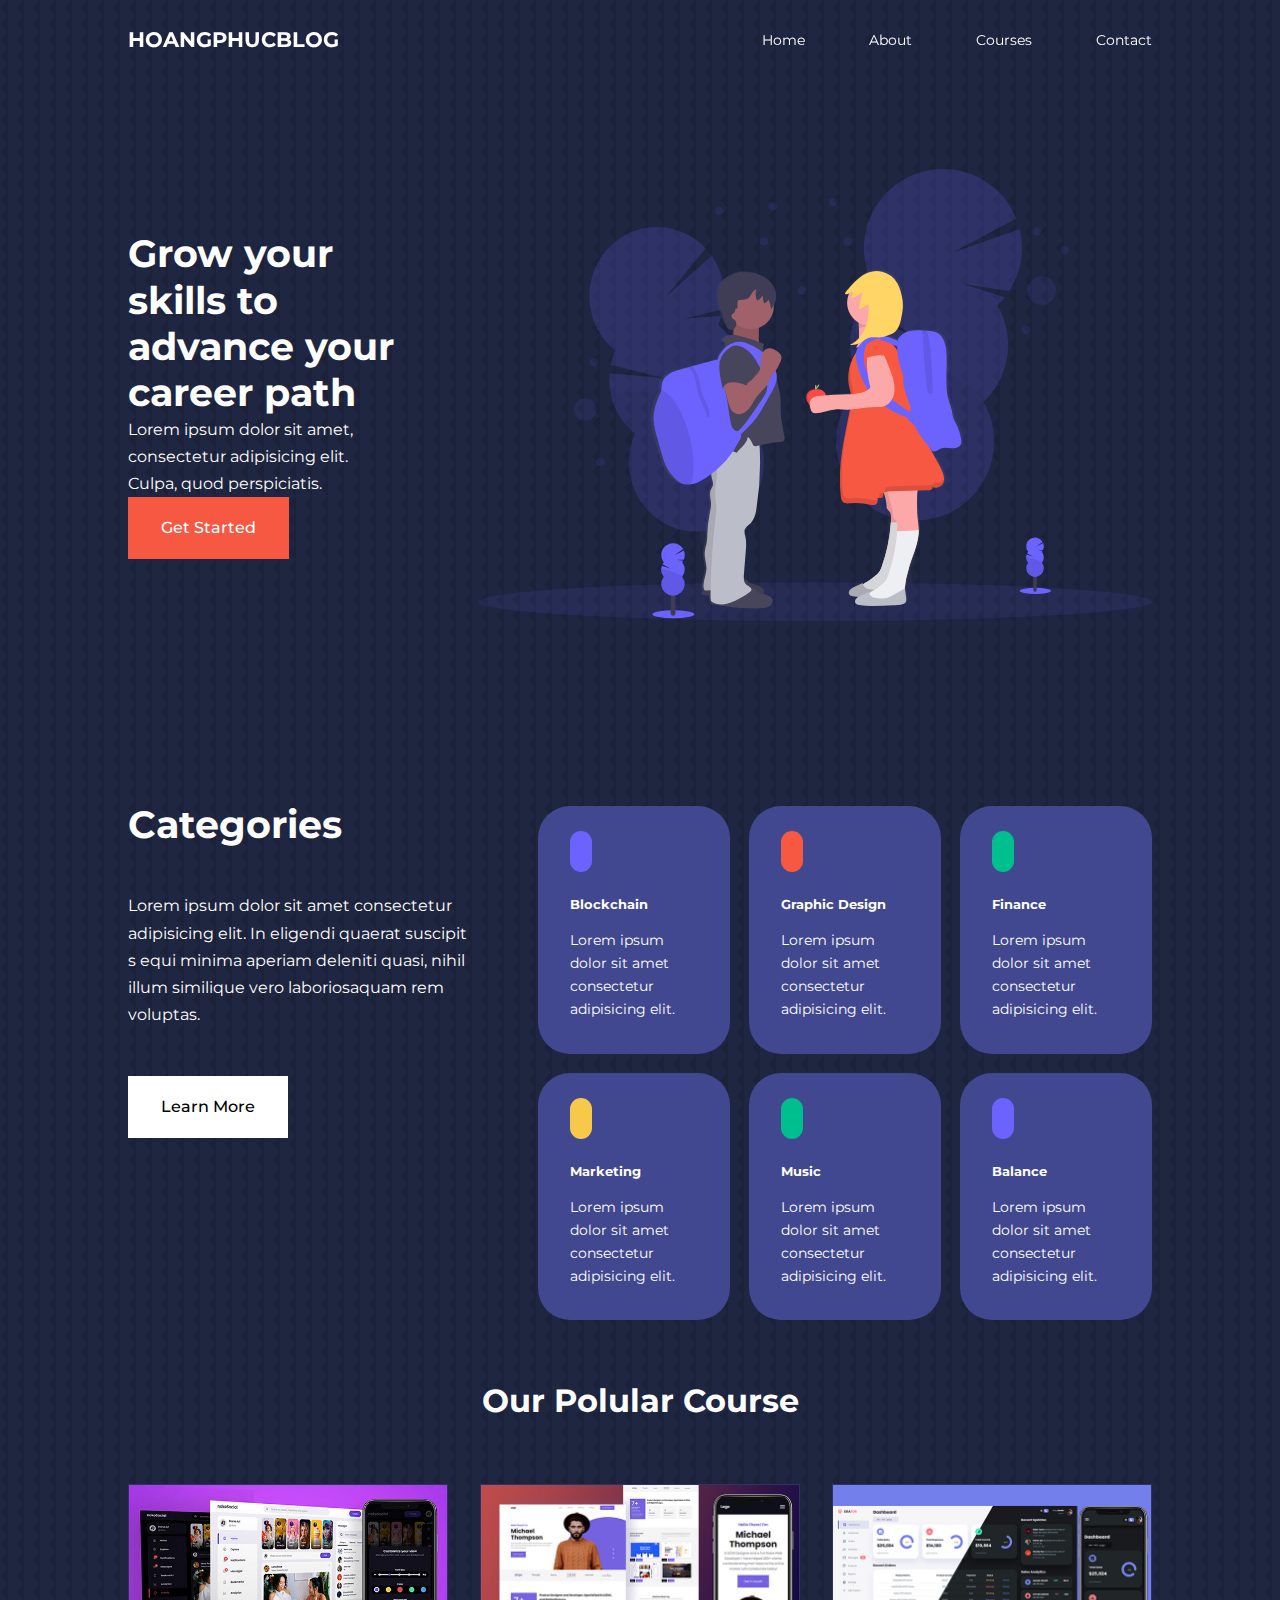
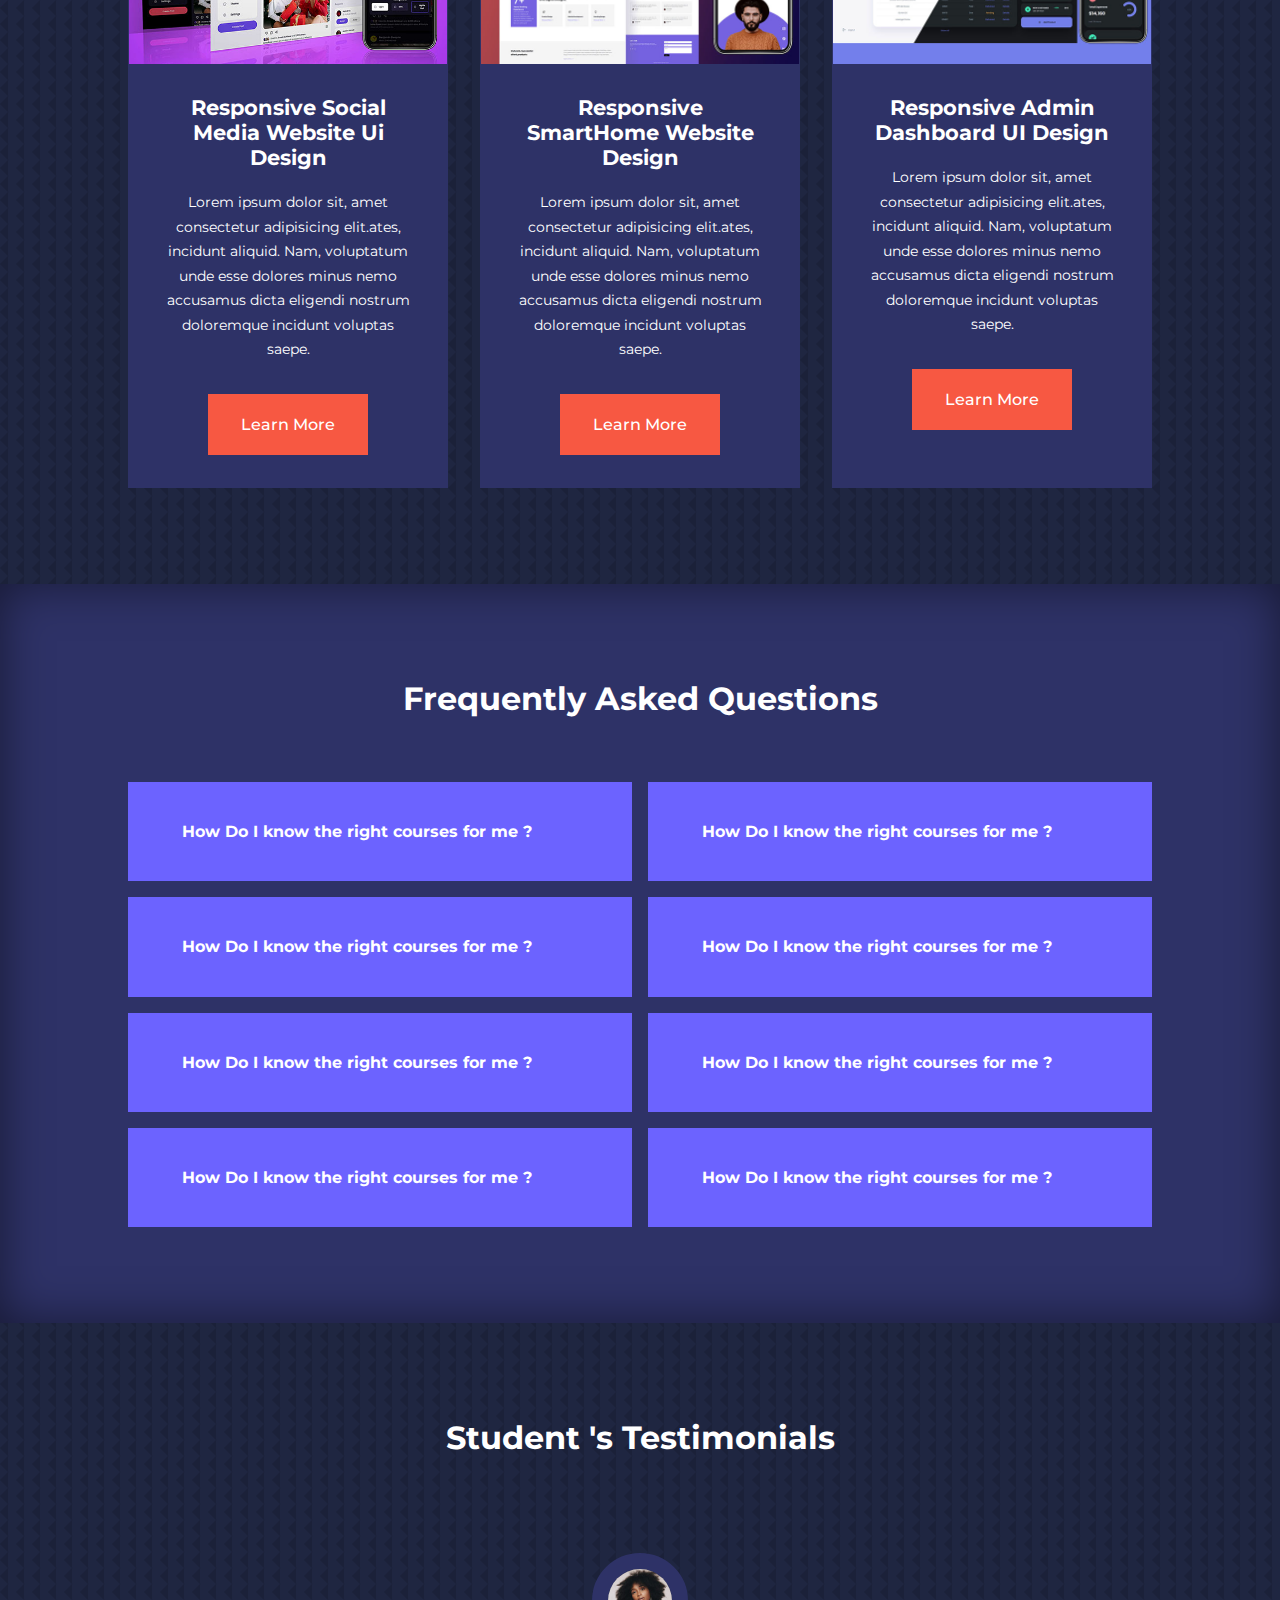
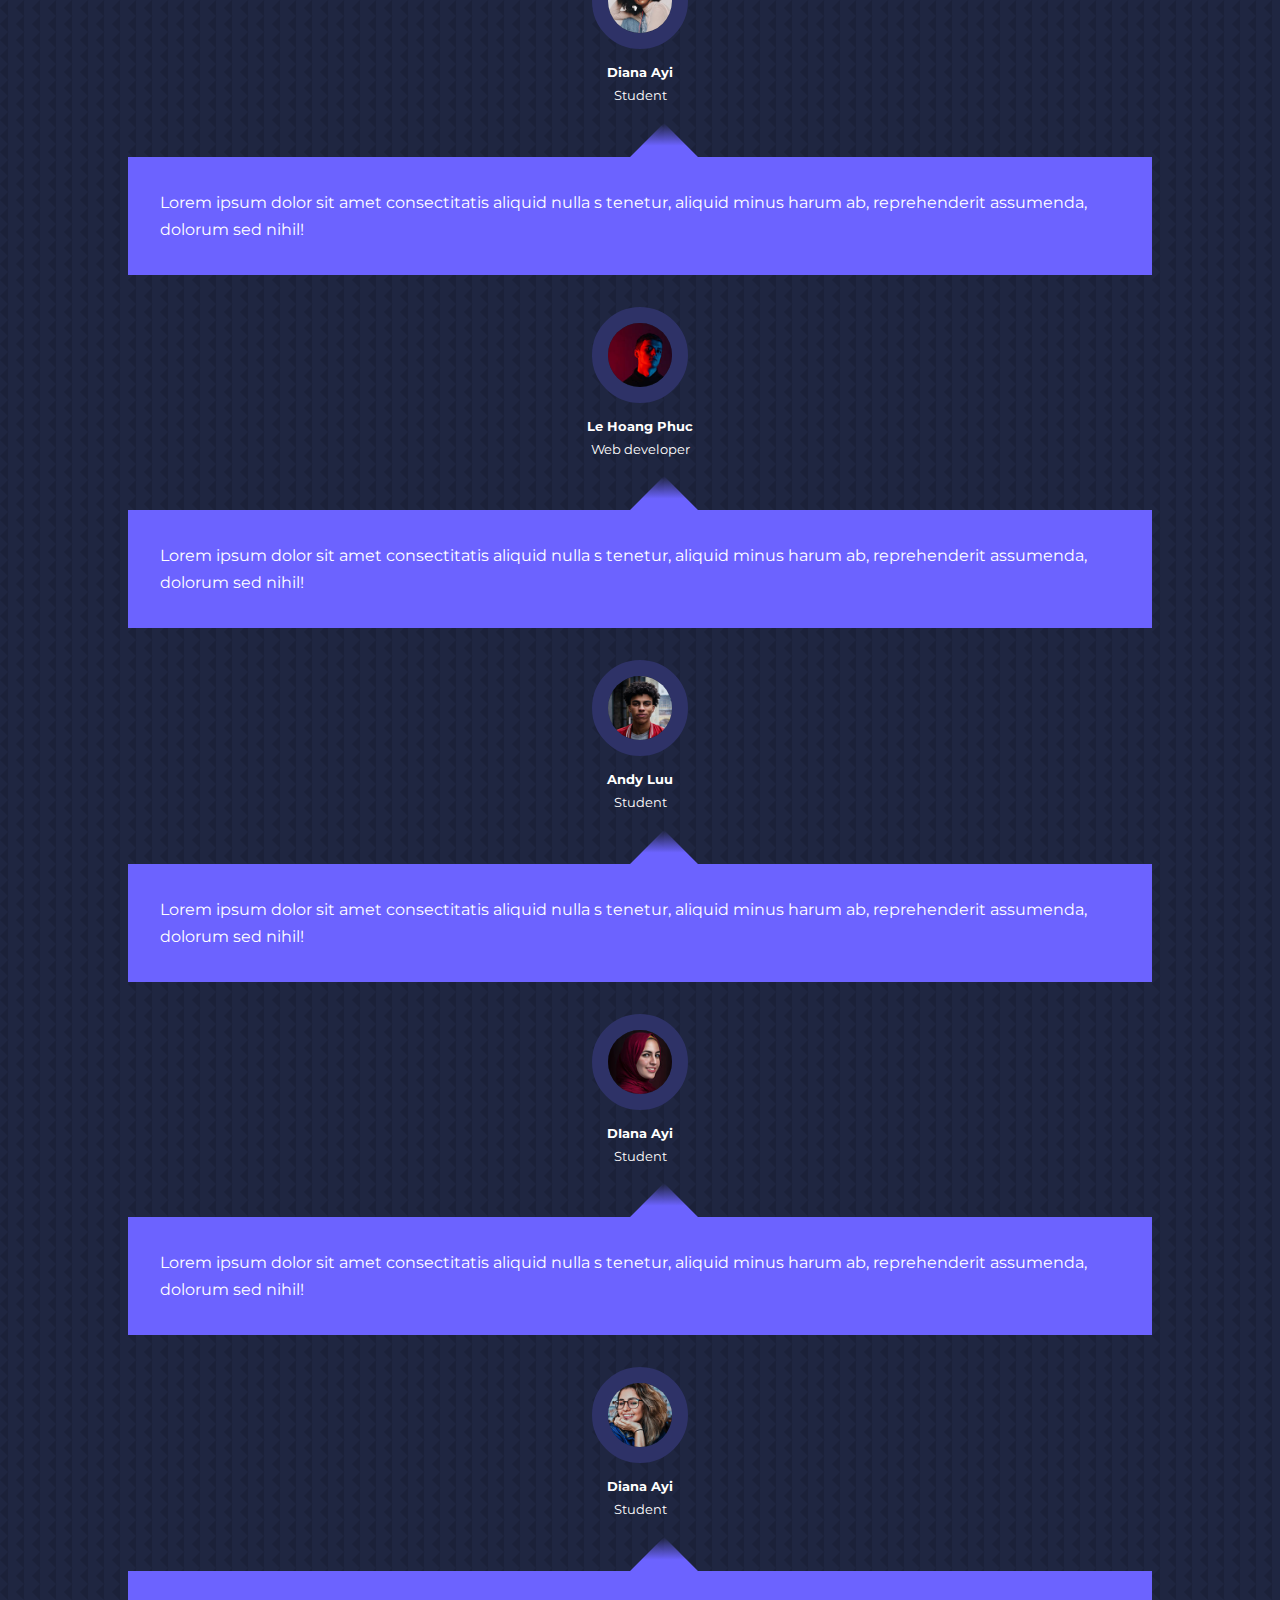
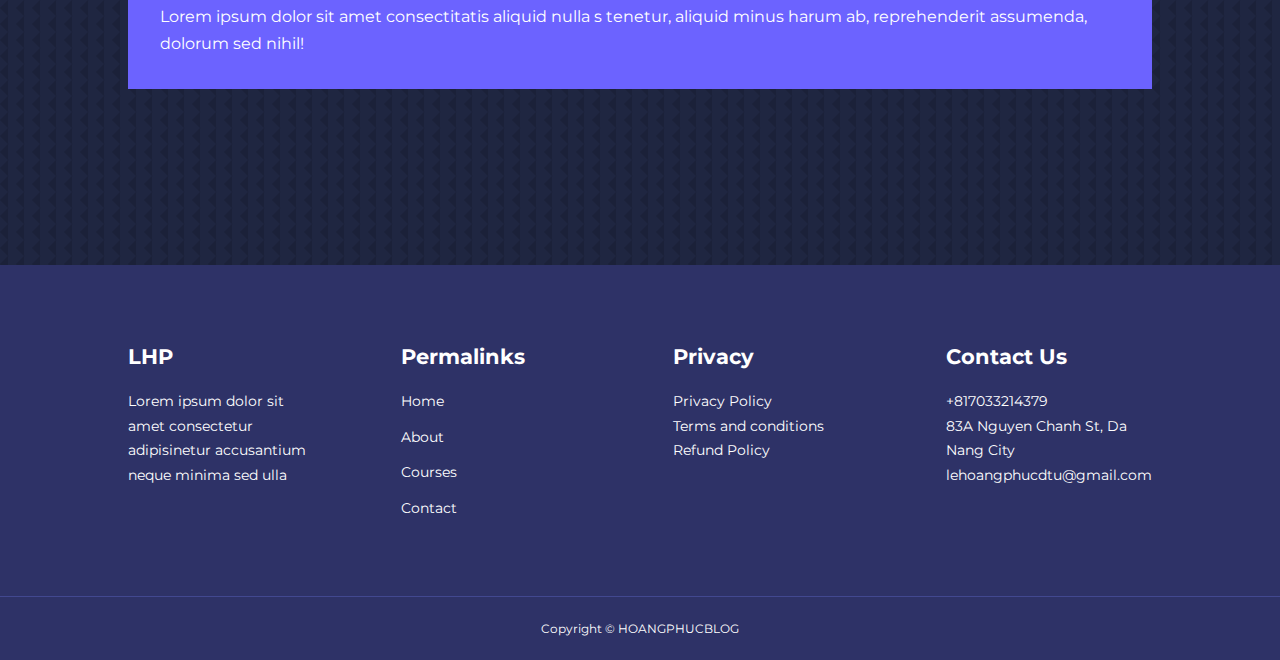
<file: index.html>
<!DOCTYPE html>
<html lang="en">
<head>
    <meta charset="UTF-8">
    <meta http-equiv="X-UA-Compatible" content="IE=edge">
    <meta name="viewport" content="width=device-width, initial-scale=1.0">
    <title>Responsive Multipage Education Website Using HTML, CSS & Javascript</title>
    <link rel="stylesheet" href="./css/style.css">
    <!--Icon scout cdn-->
    <link rel="stylesheet" href="https://unicons.iconscout.com/release/v2.1.6/css/unicons.css">
    <!--Google fonts-->
    <link rel="preconnect" href="https://fonts.googleapis.com">
    <link rel="preconnect" href="https://fonts.gstatic.com" crossorigin>
    <link rel="stylesheet" href="https://fonts.googleapis.com/css2?family=Montserrat:wght@300;400;500;600;700;800;900&display=swap">
    <style>
        body{
            background-image: url("./images/bg-texture.png");
        }
    </style>
</head>
<body>
    <nav>
        <div class="container nav__container">
            <a href="index.html"><h4>HOANGPHUCBLOG</h4></a>
            <ul class="nav__menu">
                <li><a href="index.html">Home</a></li>
                <li><a href="about.html">About</a></li>
                <li><a href="courses.html">Courses</a></li>
                <li><a href="contact.html">Contact</a></li>
            </ul>
            <button id="open-menu-btn"><i class="uil uil-bars"></i></button>
            <button id="close-menu-btn"><i class="uil uil-multiply"></i></button>
        </div>
    </nav>
    <!--End of nav-->

    <header>
        <div class="container header__container">
            <div class="header__left">
                <h1>Grow your skills to advance your career path</h1>
                <p>Lorem ipsum dolor sit amet, consectetur adipisicing elit.
                    Culpa, quod perspiciatis.</p>
                <a href="courses.html" class="btn btn-primary">Get Started</a>    
            </div>
            <div class="header_right">
                <div class="header__right-image">
                    <img src="./images/header.svg">
                </div>
            </div>
            
        </div>
    </header>
    <!--End of header-->

    <section class="categories">
        <div class="container categories__container">
            <div class="categories__left">
                <h1>Categories</h1>
                <p>Lorem ipsum dolor sit amet consectetur 
                    adipisicing elit. In eligendi quaerat suscipit s
                    equi minima aperiam deleniti quasi, nihil illum similique vero 
                    laboriosaquam rem voluptas.
                </p>
                <a href="#" class="btn">Learn More</a>
            </div>
            <div class="categories__right">
                <article class="category">
                    <span class="category__icon"><i class="uil uil-bitcoin-circle"></i></span>
                    <h5>Blockchain</h5>
                    <p>Lorem ipsum dolor sit amet consectetur 
                        adipisicing elit. </p>
                </article>
                <article class="category">
                    <span class="category__icon"><i class="uil uil-palette"></i></span>
                    <h5>Graphic Design</h5>
                    <p>Lorem ipsum dolor sit amet consectetur 
                        adipisicing elit. </p>
                </article>
                <article class="category">
                    <span class="category__icon"><i class="uil uil-megaphone"></i></span>
                    <h5>Finance</h5>
                    <p>Lorem ipsum dolor sit amet consectetur 
                        adipisicing elit. </p>
                </article>
                <article class="category">
                    <span class="category__icon"><i class="uil uil-usd-circle"></i></span>
                    <h5>Marketing</h5>
                    <p>Lorem ipsum dolor sit amet consectetur 
                        adipisicing elit. </p>
                </article>
                <article class="category">
                    <span class="category__icon"><i class="uil uil-music"></i></span>
                    <h5>Music</h5>
                    <p>Lorem ipsum dolor sit amet consectetur 
                        adipisicing elit. </p>
                </article>
                <article class="category">
                    <span class="category__icon"><i class="uil uil-puzzle-piece"></i></span>
                    <h5>Balance</h5>
                    <p>Lorem ipsum dolor sit amet consectetur 
                        adipisicing elit. </p>
                </article>
            </div>
            
        </div>
    </section>
     <!--End of categories-->

     <section class="courses">
         <h2>Our  Polular Course</h2>
         <div class="container courses__container">
             <article class="course">
                 <div class="course__image">
                     <img src="images/course1.jpg">
                 </div>
                 <div class="course__info">
                    <h4>Responsive Social Media Website Ui Design</h4>
                    <p>Lorem ipsum dolor sit, amet consectetur adipisicing elit.ates, incidunt aliquid. Nam, voluptatum unde esse dolores minus nemo accusamus 
                        dicta eligendi nostrum doloremque incidunt voluptas saepe.</p>
                        <a href="course.html" class="btn btn-primary">Learn More</a>
                 </div>
             </article>
             <article class="course">
                <div class="course__image">
                    <img src="images/course2.jpg">
                </div>
                <div class="course__info">
                <h4>Responsive SmartHome Website Design</h4>
                <p>Lorem ipsum dolor sit, amet consectetur adipisicing elit.ates, incidunt aliquid. Nam, voluptatum unde esse dolores minus nemo accusamus 
                    dicta eligendi nostrum doloremque incidunt voluptas saepe.</p>
                    <a href="course.html" class="btn btn-primary">Learn More</a>
                 </div>   
            </article>
            <article class="course">
                <div class="course__image">
                    <img src="images/course3.jpg">
                </div>
                <div class="course__info">
                <h4>Responsive Admin Dashboard UI Design</h4>
                <p>Lorem ipsum dolor sit, amet consectetur adipisicing elit.ates, incidunt aliquid. Nam, voluptatum unde esse dolores minus nemo accusamus 
                    dicta eligendi nostrum doloremque incidunt voluptas saepe.</p>
                    <a href="course.html" class="btn btn-primary">Learn More</a>
                </div>
            </article>
         </div>
     </section>
     <!--End of course-->
     <section class="faqs">
         <h2>Frequently Asked Questions</h2>
         <div class="container faqs__container">
             <article class="faq">
                 <div class="faq__icon"><i class="uil uil-plus"></i></div>
                 <div class="question__answer">
                    <h4>How Do I know the right courses for me ?</h4>
                    <p>Lorem ipsum dolor sit amet consectetur adipisicing elit. 
                        Cumque assumenda perferendis tenetur, aliquid minus harum ab, 
                    </p>
                 </div>
             </article>
             <article class="faq">
                <div class="faq__icon"><i class="uil uil-plus"></i></div>
                <div class="question__answer">
                   <h4>How Do I know the right courses for me ?</h4>
                   <p>Lorem ipsum dolor sit amet consectetur adipisicing elit. 
                       Cumque assumenda perferendis tenetur, aliquid minus harum ab, 
                   </p>
                </div>
            </article>
            <article class="faq">
                <div class="faq__icon"><i class="uil uil-plus"></i></div>
                <div class="question__answer">
                   <h4>How Do I know the right courses for me ?</h4>
                   <p>Lorem ipsum dolor sit amet consectetur adipisicing elit. 
                       Cumque assumenda perferendis tenetur, aliquid minus harum ab, 
                   </p>
                </div>
            </article>

            <article class="faq">
                <div class="faq__icon"><i class="uil uil-plus"></i></div>
                <div class="question__answer">
                   <h4>How Do I know the right courses for me ?</h4>
                   <p>Lorem ipsum dolor sit amet consectetur adipisicing elit. 
                       Cumque assumenda perferendis tenetur, aliquid minus harum ab, 
                   </p>
                </div>
            </article>

            <article class="faq">
                <div class="faq__icon"><i class="uil uil-plus"></i></div>
                <div class="question__answer">
                   <h4>How Do I know the right courses for me ?</h4>
                   <p>Lorem ipsum dolor sit amet consectetur adipisicing elit. 
                       Cumque assumenda perferendis tenetur, aliquid minus harum ab, 
                   </p>
                </div>
            </article>
            
            <article class="faq">
                <div class="faq__icon"><i class="uil uil-plus"></i></div>
                <div class="question__answer">
                   <h4>How Do I know the right courses for me ?</h4>
                   <p>Lorem ipsum dolor sit amet consectetur adipisicing elit. 
                       Cumque assumenda perferendis tenetur, aliquid minus harum ab, 
                   </p>
                </div>
            </article>

            <article class="faq">
                <div class="faq__icon"><i class="uil uil-plus"></i></div>
                <div class="question__answer">
                   <h4>How Do I know the right courses for me ?</h4>
                   <p>Lorem ipsum dolor sit amet consectetur adipisicing elit. 
                       Cumque assumenda perferendis tenetur, aliquid minus harum ab, 
                   </p>
                </div>
            </article>
            
            <article class="faq">
                <div class="faq__icon"><i class="uil uil-plus"></i></div>
                <div class="question__answer">
                   <h4>How Do I know the right courses for me ?</h4>
                   <p>Lorem ipsum dolor sit amet consectetur adipisicing elit. 
                       Cumque assumenda perferendis tenetur, aliquid minus harum ab, 
                   </p>
                </div>
            </article>
         </div>
     </section>
     <!--End of FAQS-->
     <section class="container testimonials_container mySwiper">
         <h2>Student 's Testimonials</h2>
         <div class="swiper-wrapper">
             <article class="testimonial swiper-slide">
                <div class="avatar">
                    <img src="./images/avatar1.jpg">
                </div>
                <div class="testimonial__info">
                    <h5>Diana Ayi</h5>
                    <small>Student</small>
                </div>
                <div class="testimonial__body">
                    <p>Lorem ipsum dolor sit amet consectitatis aliquid nulla s tenetur, aliquid minus harum ab, 
                        reprehenderit assumenda, dolorum sed nihil!
                    </p>
                </div>
             </article>

             <article class="testimonial  swiper-slide">
                <div class="avatar">
                    <img src="./images/avatar2.jpg">
                </div>
                <div class="testimonial__info">
                    <h5>Le Hoang Phuc</h5>
                    <small>Web developer</small>
                </div>
                <div class="testimonial__body">
                    <p>Lorem ipsum dolor sit amet consectitatis aliquid nulla s tenetur, aliquid minus harum ab, 
                        reprehenderit assumenda, dolorum sed nihil!
                    </p>
                </div>
             </article>

             <article class="testimonial  swiper-slide">
                <div class="avatar">
                    <img src="./images/avatar3.jpg">
                </div>
                <div class="testimonial__info">
                    <h5>Andy Luu</h5>
                    <small>Student</small>
                </div>
                <div class="testimonial__body">
                    <p>Lorem ipsum dolor sit amet consectitatis aliquid nulla s tenetur, aliquid minus harum ab, 
                        reprehenderit assumenda, dolorum sed nihil!
                    </p>
                </div>
             </article>

             <article class="testimonial  swiper-slide">
                <div class="avatar">
                    <img src="./images/avatar4.jpg">
                </div>
                <div class="testimonial__info">
                    <h5>DIana Ayi</h5>
                    <small>Student</small>
                </div>
                <div class="testimonial__body">
                    <p>Lorem ipsum dolor sit amet consectitatis aliquid nulla s tenetur, aliquid minus harum ab, 
                        reprehenderit assumenda, dolorum sed nihil!
                    </p>
                </div>
             </article>

             <article class="testimonial  swiper-slide">
                <div class="avatar">
                    <img src="./images/avatar5.jpg">
                </div>
                <div class="testimonial__info">
                    <h5>Diana Ayi</h5>
                    <small>Student</small>
                </div>
                <div class="testimonial__body">
                    <p>Lorem ipsum dolor sit amet consectitatis aliquid nulla s tenetur, aliquid minus harum ab, 
                        reprehenderit assumenda, dolorum sed nihil!
                    </p>
                </div>
             </article>
         </div>
         <div class="swiper-pagination"></div>
     </section>
     <!--End of slider-->
 <footer class="footer">
    <div class="container footer__container">
        <div class="footer__1">
            <a href="index.html" class="footer__logo"><h4>LHP</h4></a>
            <p>
                Lorem ipsum dolor sit amet consectetur adipisinetur accusantium neque minima sed ulla
            </p>
        </div>
        <div class="footer__2">
            <h4>Permalinks</h4>
            <ul>
                <li><a href="index.html">Home</a></li>
                <li><a href="about.html">About</a></li>
                <li><a href="course.html">Courses</a></li>
                <li><a href="contact.html">Contact</a></li>
            </ul>
        </div>
        <div class="footer__3">
            <h4>Privacy</h4>
            <div>
                <p>Privacy Policy</p>
                <p>Terms and conditions</p>
                <p>Refund Policy</p>
            </div>
        </div>
        <div class="footer__4">
            <h4>Contact Us</h4>
            <div>
                <p>+817033214379</p>
                <p>83A Nguyen Chanh St, Da Nang City</p>
                <p>lehoangphucdtu@gmail.com</p>
            </div>
            <ul class="footer__socials">
                <li><a href="#"><i class="uil uil-facebook"></i></a></li>
                <li><a href="#"><i class="uil uil-instagram-alt"></i></a></li>
                <li><a href="#"><i class="uil uil-twitter"></i></a></li>
                <li><a href="#"><i class="uil uil-linkedin"></i></a></li>
            </ul>
        </div>
    </div>
    
    <div class="footer__copyright">
        <small>Copyright &copy; HOANGPHUCBLOG</small>
    </div>
 </footer>
    <script src="main.js"></script>
</body>
</html>
</file>
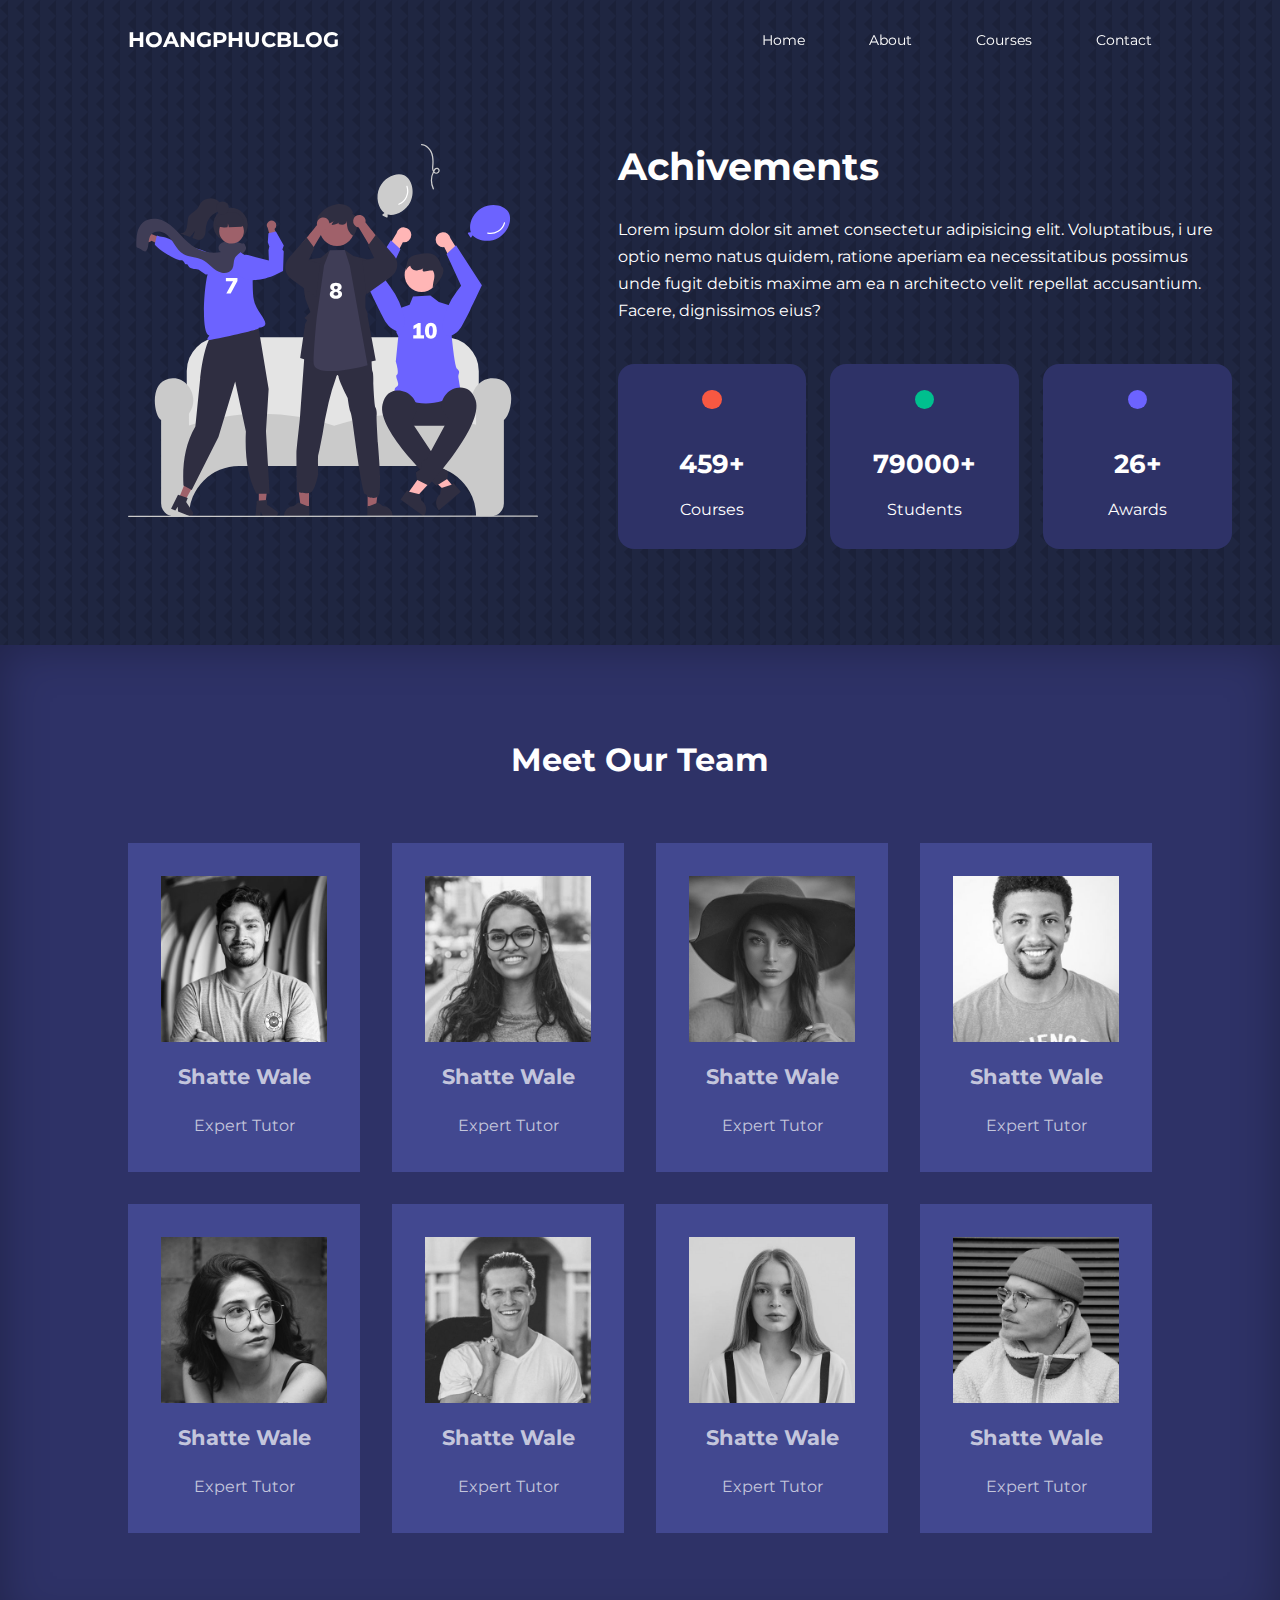
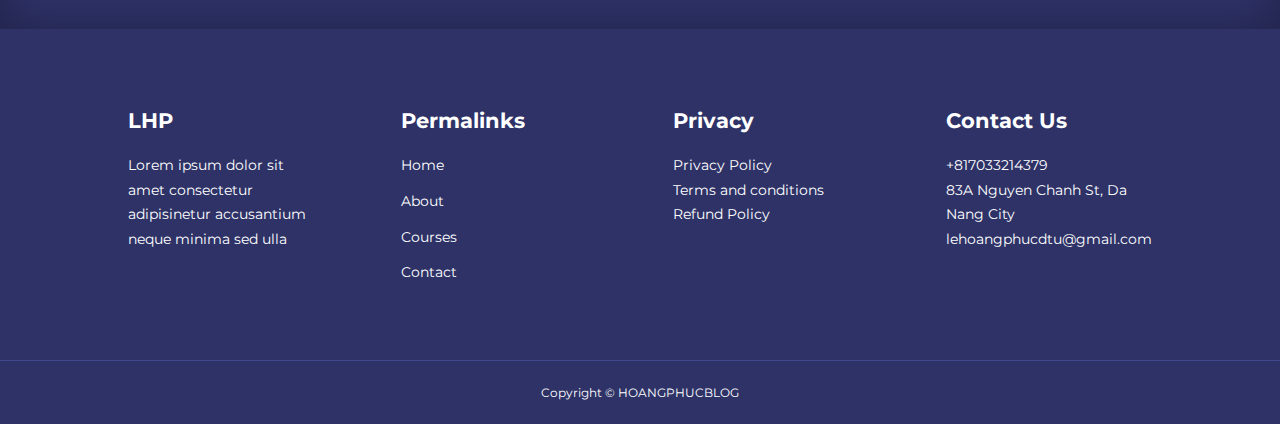
<file: about.html>
<!DOCTYPE html>
<html lang="en">
<head>
    <meta charset="UTF-8">
    <meta http-equiv="X-UA-Compatible" content="IE=edge">
    <meta name="viewport" content="width=device-width, initial-scale=1.0">
    <title>About page</title>
    <link rel="stylesheet" href="./css/style.css">
    <link rel="stylesheet" href="./css/about.css">
    <!--Icon scout cdn-->
    <link rel="stylesheet" href="https://unicons.iconscout.com/release/v2.1.6/css/unicons.css">
    <!--Google fonts-->
    <link rel="preconnect" href="https://fonts.googleapis.com">
    <link rel="preconnect" href="https://fonts.gstatic.com" crossorigin>
    <link rel="stylesheet" href="https://fonts.googleapis.com/css2?family=Montserrat:wght@300;400;500;600;700;800;900&display=swap">
    <style>
        body{
            background-image: url("./images/bg-texture.png");
        }
    </style>
</head>
<body>
    <nav>
        <div class="container nav__container">
            <a href="index.html"><h4>HOANGPHUCBLOG</h4></a>
            <ul class="nav__menu">
                <li><a href="index.html">Home</a></li>
                <li><a href="about.html">About</a></li>
                <li><a href="courses.html">Courses</a></li>
                <li><a href="contact.html">Contact</a></li>
            </ul>
            <button id="open-menu-btn"><i class="uil uil-bars"></i></button>
            <button id="close-menu-btn"><i class="uil uil-multiply"></i></button>
        </div>
    </nav>
    <!--End of nav-->
    <section class="about__achievements">
        <div class="container about__achivements-container">
            <div class="about__achivements-left">
                <img src="./images/about achievements.svg">
            </div>
            <div class="about__achivements-right">
                <h1>Achivements</h1>
                <p>Lorem ipsum dolor sit amet consectetur adipisicing elit. Voluptatibus, i
                    ure optio nemo natus quidem, ratione aperiam ea necessitatibus
                     possimus unde fugit debitis maxime am ea n
                     architecto velit repellat accusantium. Facere, dignissimos eius?
                    </p>
                    <div class="achievements__cards">
                        <article class="achivement__card">
                            <span class="achivement__icon">
                                <i class="uil uil-video"></i>
                            </span>
                                <h3>459+</h3>
                                <p>Courses</p>
                        </article>
                        <article class="achivement__card">
                            <span class="achivement__icon">
                                <i class="uil uil-users-alt"></i>
                            </span>
                                <h3>79000+</h3>
                                <p>Students</p>
                        </article>
                        <article class="achivement__card">
                            <span class="achivement__icon">
                                <i class="uil uil-trophy"></i>
                            </span>
                                <h3>26+</h3>
                                <p>Awards</p>
                        </article>
                    </div>
            </div>
        </div>
    </section>
    <!--End of achivement-->

    <section class="team">
        <h2>Meet Our Team</h2>
        <div class="container team__container">
            <article class="team__member">
                <div class="team__member-image">
                    <img src="./images/tm1.jpg">
                </div>
                <div class="team__member-info">
                    <h4>Shatte Wale</h4>
                    <p>Expert Tutor</p>
                </div>
                <div class="team__member-socials">
                    <a href="https://instagram.com" target="_blank"><i class="uil uil-instagram-alt"></i></a>
                    <a href="https://twitter.com" target="_blank"><i class="uil uil-twitter-alt"></i></a>
                    <a href="https://linkedin.com" target="_blank"><i class="uil uil-linkedin"></i></a>
                </div>
            </article>
            <article class="team__member">
                <div class="team__member-image">
                    <img src="./images/tm2.jpg">
                </div>
                <div class="team__member-info">
                    <h4>Shatte Wale</h4>
                    <p>Expert Tutor</p>
                </div>
                <div class="team__member-socials">
                    <a href="https://instagram.com" target="_blank"><i class="uil uil-instagram-alt"></i></a>
                    <a href="https://twitter.com" target="_blank"><i class="uil uil-twitter-alt"></i></a>
                    <a href="https://linkedin.com" target="_blank"><i class="uil uil-linkedin"></i></a>
                </div>
            </article>
            <article class="team__member">
                <div class="team__member-image">
                    <img src="./images/tm3.jpg">
                </div>
                <div class="team__member-info">
                    <h4>Shatte Wale</h4>
                    <p>Expert Tutor</p>
                </div>
                <div class="team__member-socials">
                    <a href="https://instagram.com" target="_blank"><i class="uil uil-instagram-alt"></i></a>
                    <a href="https://twitter.com" target="_blank"><i class="uil uil-twitter-alt"></i></a>
                    <a href="https://linkedin.com" target="_blank"><i class="uil uil-linkedin"></i></a>
                </div>
            </article>
            <article class="team__member">
                <div class="team__member-image">
                    <img src="./images/tm4.jpg">
                </div>
                <div class="team__member-info">
                    <h4>Shatte Wale</h4>
                    <p>Expert Tutor</p>
                </div>
                <div class="team__member-socials">
                    <a href="https://instagram.com" target="_blank"><i class="uil uil-instagram-alt"></i></a>
                    <a href="https://twitter.com" target="_blank"><i class="uil uil-twitter-alt"></i></a>
                    <a href="https://linkedin.com" target="_blank"><i class="uil uil-linkedin"></i></a>
                </div>
            </article>
            <article class="team__member">
                <div class="team__member-image">
                    <img src="./images/tm5.jpg">
                </div>
                <div class="team__member-info">
                    <h4>Shatte Wale</h4>
                    <p>Expert Tutor</p>
                </div>
                <div class="team__member-socials">
                    <a href="https://instagram.com" target="_blank"><i class="uil uil-instagram-alt"></i></a>
                    <a href="https://twitter.com" target="_blank"><i class="uil uil-twitter-alt"></i></a>
                    <a href="https://linkedin.com" target="_blank"><i class="uil uil-linkedin"></i></a>
                </div>
            </article>
            <article class="team__member">
                <div class="team__member-image">
                    <img src="./images/tm6.jpg">
                </div>
                <div class="team__member-info">
                    <h4>Shatte Wale</h4>
                    <p>Expert Tutor</p>
                </div>
                <div class="team__member-socials">
                    <a href="https://instagram.com" target="_blank"><i class="uil uil-instagram-alt"></i></a>
                    <a href="https://twitter.com" target="_blank"><i class="uil uil-twitter-alt"></i></a>
                    <a href="https://linkedin.com" target="_blank"><i class="uil uil-linkedin"></i></a>
                </div>
            </article>
            <article class="team__member">
                <div class="team__member-image">
                    <img src="./images/tm7.jpg">
                </div>
                <div class="team__member-info">
                    <h4>Shatte Wale</h4>
                    <p>Expert Tutor</p>
                </div>
                <div class="team__member-socials">
                    <a href="https://instagram.com" target="_blank"><i class="uil uil-instagram-alt"></i></a>
                    <a href="https://twitter.com" target="_blank"><i class="uil uil-twitter-alt"></i></a>
                    <a href="https://linkedin.com" target="_blank"><i class="uil uil-linkedin"></i></a>
                </div>
            </article>
            <article class="team__member">
                <div class="team__member-image">
                    <img src="./images/tm8.jpg">
                </div>
                <div class="team__member-info">
                    <h4>Shatte Wale</h4>
                    <p>Expert Tutor</p>
                </div>
                <div class="team__member-socials">
                    <a href="https://instagram.com" target="_blank"><i class="uil uil-instagram-alt"></i></a>
                    <a href="https://twitter.com" target="_blank"><i class="uil uil-twitter-alt"></i></a>
                    <a href="https://linkedin.com" target="_blank"><i class="uil uil-linkedin"></i></a>
                </div>
            </article>
        </div>
    </section>
     <!--End of Teams-->
    <footer class="footer">
        <div class="container footer__container">
            <div class="footer__1">
                <a href="index.html" class="footer__logo"><h4>LHP</h4></a>
                <p>
                    Lorem ipsum dolor sit amet consectetur adipisinetur accusantium neque minima sed ulla
                </p>
            </div>
            <div class="footer__2">
                <h4>Permalinks</h4>
                <ul>
                    <li><a href="index.html">Home</a></li>
                    <li><a href="about.html">About</a></li>
                    <li><a href="courses.html">Courses</a></li>
                    <li><a href="contact.html">Contact</a></li>
                </ul>
            </div>
            <div class="footer__3">
                <h4>Privacy</h4>
                <div>
                    <p>Privacy Policy</p>
                    <p>Terms and conditions</p>
                    <p>Refund Policy</p>
                </div>
            </div>
            <div class="footer__4">
                <h4>Contact Us</h4>
                <div>
                    <p>+817033214379</p>
                    <p>83A Nguyen Chanh St, Da Nang City</p>
                    <p>lehoangphucdtu@gmail.com</p>
                </div>
                <ul class="footer__socials">
                    <li><a href="#"><i class="uil uil-facebook"></i></a></li>
                    <li><a href="#"><i class="uil uil-instagram-alt"></i></a></li>
                    <li><a href="#"><i class="uil uil-twitter"></i></a></li>
                    <li><a href="#"><i class="uil uil-linkedin"></i></a></li>
                </ul>
            </div>
        </div>
        
        <div class="footer__copyright">
            <small>Copyright &copy; HOANGPHUCBLOG</small>
        </div>
     </footer>
    <script src="main.js"></script>
    </body>
    </html>
</file>
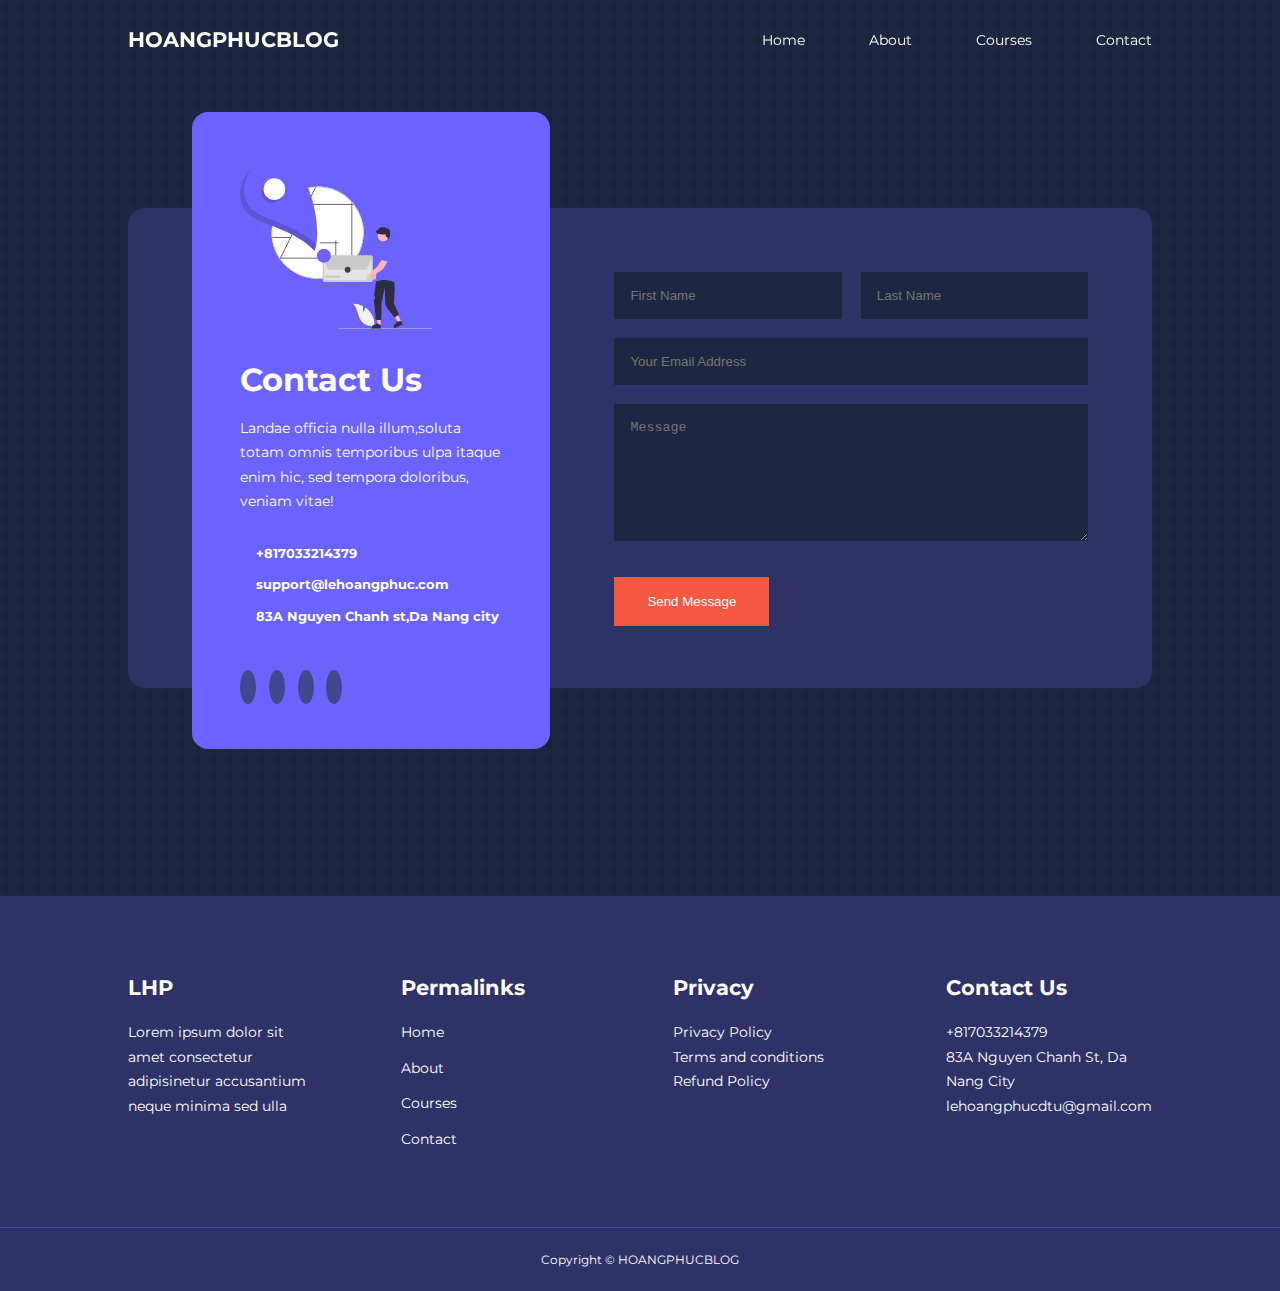
<file: contact.html>
<!DOCTYPE html>
<html lang="en">
<head>
    <meta charset="UTF-8">
    <meta http-equiv="X-UA-Compatible" content="IE=edge">
    <meta name="viewport" content="width=device-width, initial-scale=1.0">
    <title>Contace page</title>
    <link rel="stylesheet" href="./css/style.css">
    <link rel="stylesheet" href="./css/contact.css">
    <!--Icon scout cdn-->
    <link rel="stylesheet" href="https://unicons.iconscout.com/release/v2.1.6/css/unicons.css">
    <!--Google fonts-->

    <link rel="preconnect" href="https://fonts.googleapis.com">
    <link rel="preconnect" href="https://fonts.gstatic.com" crossorigin>
    <link rel="stylesheet" href="https://fonts.googleapis.com/css2?family=Montserrat:wght@300;400;500;600;700;800;900&display=swap">
    <style>
        body{
            background-image: url("./images/bg-texture.png");
        }
    </style>
</head>
<body>
    <nav>
        <div class="container nav__container">
            <a href="index.html"><h4>HOANGPHUCBLOG</h4></a>
            <ul class="nav__menu">
                <li><a href="index.html">Home</a></li>
                <li><a href="about.html">About</a></li>
                <li><a href="courses.html">Courses</a></li>
                <li><a href="contact.html">Contact</a></li>
            </ul>
            <button id="open-menu-btn"><i class="uil uil-bars"></i></button>
            <button id="close-menu-btn"><i class="uil uil-multiply"></i></button>
        </div>
    </nav>
    <!--End of nav-->
    <section class="contact">
        <div class="container contact__container">
            <aside class="contact__aside">
                <div class="aside__image">
                    <img src="./images/contact.svg">
                </div>
                <h2> Contact Us</h2>
                <p>Landae officia nulla illum,soluta totam omnis temporibus 
                    ulpa itaque enim hic, sed tempora doloribus, veniam vitae!
                </p>
                <ul class="contact__details">
                    <li>
                        <i class="uil uil-phone-times"></i>
                        <h5>+817033214379</h5>
                    </li>
                    <li>
                        <i class="uil uil-envelope"></i>
                        <h5>support@lehoangphuc.com</h5>
                    </li>
                    <li>
                        <i class="uil uil-location-point"></i>
                        <h5>83A Nguyen Chanh st,Da Nang city</h5>
                    </li>
                </ul>
                <ul class="contact__socials">
                    <li><a href="#"><i class="uil uil-facebook"></i></a></li>
                    <li><a href="#"><i class="uil uil-instagram-alt"></i></a></li>
                    <li><a href="#"><i class="uil uil-twitter"></i></a></li>
                    <li><a href="#"><i class="uil uil-linkedin"></i></a></li>
                </ul>
            </aside>

            <form method="POST" action="https://formspree.io/f/xzbojbwj" class="contact__form">
                <div class="form__name">
                    <input type="text" name="First Name" placeholder="First Name" required>
                    <input type="text" name="Last Name" placeholder="Last Name" required>
                </div>
                <input type="email" name="Email Address" placeholder="Your Email Address" required>
                <textarea name="Message" id="" rows="7" required placeholder="Message"></textarea>
                <button type="submit" class="btn btn-primary">Send Message</button>
            </form>

        </div>
    </section>



    <footer class="footer">
        <div class="container footer__container">
            <div class="footer__1">
                <a href="index.html" class="footer__logo"><h4>LHP</h4></a>
                <p>
                    Lorem ipsum dolor sit amet consectetur adipisinetur accusantium neque minima sed ulla
                </p>
            </div>
            <div class="footer__2">
                <h4>Permalinks</h4>
                <ul>
                    <li><a href="index.html">Home</a></li>
                    <li><a href="about.html">About</a></li>
                    <li><a href="course.html">Courses</a></li>
                    <li><a href="contact.html">Contact</a></li>
                </ul>
            </div>
            <div class="footer__3">
                <h4>Privacy</h4>
                <div>
                    <p>Privacy Policy</p>
                    <p>Terms and conditions</p>
                    <p>Refund Policy</p>
                </div>
            </div>
            <div class="footer__4">
                <h4>Contact Us</h4>
                <div>
                    <p>+817033214379</p>
                    <p>83A Nguyen Chanh St, Da Nang City</p>
                    <p>lehoangphucdtu@gmail.com</p>
                </div>
                <ul class="footer__socials">
                    <li><a href="#"><i class="uil uil-facebook"></i></a></li>
                    <li><a href="#"><i class="uil uil-instagram-alt"></i></a></li>
                    <li><a href="#"><i class="uil uil-twitter"></i></a></li>
                    <li><a href="#"><i class="uil uil-linkedin"></i></a></li>
                </ul>
            </div>
        </div>
        
        <div class="footer__copyright">
            <small>Copyright &copy; HOANGPHUCBLOG</small>
        </div>
     </footer>
    <script src="main.js"></script>
    </body>
    </html>
</file>
<file: css/style.css>
*{
    margin: 0;
    padding: 0;
    border: 0;
    outline: 0;
    text-decoration: none;
    list-style: none;
    box-sizing: border-box;
}
:root{
    --color-primary: #6c63ff;
    --color-success: #00bf8e;
    --color-warning: #f7c94b;
    --color-danger: #f75842;
    --color-danger-variant:rgba(41, 11, 7, 0.4);
    --color-white: #fff;
    --color-light: rgba(255,255,255,0.7);
    --color-black:#000;
    --color-bg:#1f2641;
    --colog-bg1:#2e3267;
    --color-bg2:#424890;

    --container-width-lg:80%;
    --container-width-md:90%;
    --container-width-sm:94%;

    --transition: all 400ms ease;

}
body{
 font-family: "Montserrat" ,sans-serif;
 line-height: 1.7;
 color: var(--color-white);
 background: var(--color-bg);

}


.container{
    width: var(--container-width-lg);
    margin: 0 auto;
}
section {
    padding: 6rem 0;
}
section h2{
    text-align: center;
    margin-bottom: 4rem;
}
h1,h2,h3,h4,h5{
    line-height: 1.2;
}
h1{
    font-size: 2.4rem;
}
h2{
    font-size: 2rem;
}
h3{
    font-size: 1.6rem;
}
h4{
    font-size: 1.3rem;
}
a{
    color: var(--color-white)
}
img{
    width: 100%;
    display: block;
    object-fit: cover;
}
.btn{
   display: inline-block;
   background: var(--color-white); 
   color: var(--color-black);
   padding: 1rem 2rem;
   border: 1px solid transparent;
   font-weight: 500;
   transition: var(--transition);
}
.btn-primary {
    background: var(--color-danger);
    color:var(--color-white);
}

/*navbar*/
nav{
    background:transparent;
    width: 100vw;
    height: 5rem;
    position: fixed;
    top: 0;
    z-index: 11;
}

/*change navbar styles on scroll using javascript*/
.window-scroll {
    background: var(--color-primary);
    box-shadow: 0 1rem 2rem rgba(0,0,0,0.3);

}

.nav__container{
    height: 100%;
    display: flex;
    justify-content: space-between;
    align-items:center;
}
nav button{
    display: none;
}
.nav__menu{
    display: flex;
    align-items: center;
    gap: 4rem;
}
.nav__menu a{
    font-size: 0.9rem;
    transition: var(--transition);
}
.nav__menu a:hover{
    color: var(--color-bg2);
}

/*HEADER*/
header{
    position: relative;
    top:5rem;
    overflow: hidden;
    height: 70vh;
    margin-bottom: 5rem;
}
.header__container{
    display: grid;
    grid-template-columns: 2fr 5fr;
    align-items: center;
    gap: 5rem;
    height: 100%;
}
.header__left p{
    /* display: flex;
    justify-content: center; */
    margin: 1rem 0 2 2.4rem;
}

/*CATEGORIES*/
.categories {
    background: var(--color-bg1);
    height: 29rem;
}
.categories h1{
    line-height: 1;
    margin-bottom: 3rem;
}
.categories__container {
display: grid;
grid-template-columns: 40% 60%;
/* gap: 4rem; */
}
.categories__left{
    margin-right: 4rem;
}
.categories__left p{
margin: 1rem 0 3rem;
}
.categories__right{
    display: grid;
    grid-template-columns: repeat(3,1fr);
    gap: 1.2rem;
}
.category{
    background: var(--color-bg2);
    padding: 2rem;
    border-radius: 2rem;
    transition: var(--transition);

}
.category:hover{
    box-shadow:  0 3rem 3rem rgba(0,0,0,0.3);
    z-index: 1;
}
.category:nth-child(2) .category__icon{
    background:var(--color-danger);
}
.category:nth-child(3) .category__icon{
    background:var(--color-success);
}
.category:nth-child(4) .category__icon{
    background:var(--color-warning);
}
.category:nth-child(5) .category__icon{
    background:var(--color-success);
}
.category__icon{
    background: var(--color-primary);
    padding: 0.7rem;
    border-radius: 0.9rem;
}
.category h5{
    margin: 2rem 0 1rem;
}
.category p{
    font-size: 0.85rem;
}

/*Course*/
.courses{
    margin-top: 7rem;
}
.courses__container{
    display: grid;
    grid-template-columns: repeat(3,1fr);
    gap: 2rem;
}
.course{
    background: var(--colog-bg1);
    text-align: center;
    border: 1px solid transparent;
    transition: var(--transition);
}
.course:hover{
    background: transparent;
    border: var(--color-primary);
}
.course__info {
 padding: 2rem;
}
.course__info p {
    margin: 1.2rem 0 2rem;
    font-size: 0.9rem;
}

/*FAQS*/
.faqs{
    background: var(--colog-bg1);
    box-shadow: inset 0 0 3rem rgba(0,0,0,0.5);
}
.faqs__container{
    display: grid;
    grid-template-columns: 1fr 1fr;
    gap: 1rem;
}
.faq{
    padding: 2rem;
    display: flex;
    align-items: center;
    gap: 1.4rem;
    height: fit-content;
    background: var(--color-primary);
    cursor: pointer;
}
.faq h4 {
    font-size: 1rem;
    line-height: 2.2;
}
.faq__icon {
    align-self: flex-start;
    font-size: 1.2rem;
}
.faq p{
 margin-top: 0.8rem;
 display: none;
}
.faq.open p {
    display: block;
}

.testimonials_container{
    overflow-x: hidden;
    position: relative;
    margin-bottom: 5rem;
}
.testimonial {
    padding-top: 2rem;
}
.avatar{
    width: 6rem;
    height: 6rem;
    border-radius: 50%;
    overflow: hidden;
    margin: 0 auto 1rem;
    border: 1rem solid var(--colog-bg1);
}
.testimonial__info{
    text-align: center;
}
.testimonial__body{
    background: var(--color-primary);
    padding: 2rem;
    margin-top: 3rem;
    position: relative;
}
.testimonial__body::before{
    content:"";
    display: block;
    background: linear-gradient(135deg,
        transparent,
        var(--color-primary),
        var(--color-primary),
        var(--color-primary)
    );
    width: 3rem;
    height: 3rem;
    position: absolute;
    left: 50%;
    top: -1.5rem;
    transform: rotate(45deg);
}

/*footer*/
footer{
    background: var(--colog-bg1);
    padding-top: 5rem;
    font-size: 0.9rem;
}
.footer__container{
    display: grid;
    grid-template-columns: repeat(4,1fr);
    gap: 5rem;
}
.footer__container > div h4{
    margin-bottom: 1.2rem;
}
.footer__1 p{
    margin: 0 0 2rem;
}
footer ul li{
    margin-bottom: 0.7rem;
}
footer ul li:hover{
    text-decoration: underline;
}
.footer__socials{
    display: flex;
    gap: 1rem;
    font-size: 1.2rem;
    margin-top: 1.2rem;
}
.footer__copyright{
    text-align: center;
    margin-top: 4rem;
    padding: 1.2rem 0;
    border-top: 1px solid var(--color-bg2);
}

/*Media queries tablet*/
@media screen and (max-width: 1024px) {
    .container{
        width: var(--container-width-md);
    }
    h1{
        font-size: 2.2rem;
    }
    h2{
        font-size: 1.7rem;
    }
    h3{
        font-size: 1.4rem;
    }
    h4{
        font-size: 1.2rem;
    }
    /*navbar*/
    nav button{
        display: block;
        background: transparent;
        font-size: 1.8rem;
        color: var(--color-white);
        cursor: pointer;
    }
    nav button#close-menu-btn{
        display: none;
    }
    .nav__menu{
        position: fixed;
        top: 5rem;
        right: 5%;
        height: fit-content;
        width: 18rem;
        /* background: var(--color-primary); */
        gap: 0;
        flex-direction: column;
    }
    .nav__menu li{
        width: 100%;
        height: 4.8rem;
        animation: animateNavItems 400ms linear forwards;
        transform-origin: top right;
        opacity: 0;
    }
    .nav__menu li:nth-child(2){
        animation-delay: 200ms;
    }
    .nav__menu li:nth-child(3){
        animation-delay: 300ms;
    }
    .nav__menu li:nth-child(4){
        animation-delay: 400ms;
    }
    @keyframes animateNavItems {
        0%{
            transform: rotateZ(-90deg) rotateX(90deg) scale(0.1);
        }
        100%{
            transform: rotateZ(0) rotateX(0) scale(1);
            opacity: 1;
        }
    }
    .nav__menu li a{
        background: var(--color-primary);
        box-shadow: -4rem 6rem 10rem rgba(0,0,0,0.6);
        width: 100%;
        height: 100%;
        display: grid;
        place-items: center;
    }
    .nav__menu li a:hover{
        background: var(--color-bg2);
        color: var(--color-white);
    }

    /*header*/
    header{
        height: 52vh;
        margin-bottom: 4rem;
    }
    .header__container{
        gap: 0;
        padding-bottom: 3rem;
    }

    /*categories*/
    .categories{
        height: auto;
    }
    .categories__container{
        grid-template-columns: 1fr;
        gap: 3rem;
    }
    .categories__left{
        margin-right: 0;
    }

    /*course*/
    .course{
        margin-top: 0;
    }
    .courses__container{
        grid-template-columns: 1fr 1fr;
    }

      /*faq*/
      .faqs__container{
          grid-template-columns: 1fr;
      }
      .faq{
          padding: 1.5rem;
      }

      /*footer*/
      .footer__container{
          grid-template-columns: 1fr 1fr;
      }
}

/*Media queries phones*/
@media screen and (max-width: 600px) {
    .container{
        width: var(--container-width-sm);
    }

    /*navbar*/
    .nav__menu{
        right: 3%;
    }
    header{
        height: 100vh;
    }
    .header__container{
        grid-template-columns: 1fr;
        text-align: center;
        margin-top: 0;
    }
    .header__left p{
        margin-bottom: 1.3rem;
    }

        /*categories*/
    .categories__right{
        grid-template-columns: 1fr 1fr;
        gap: 0.7rem;
    }
    .category{
        padding: 1rem;
        border-radius: 1rem;
    }
    .category__icon{
        margin-top: 4px;
        display: inline-block;
    }

        /*course*/
  .courses__container{
      grid-template-columns: 1fr;
  }

   /*testimonials*/
   .testimonial__body{
       padding: 1.2rem;
   }

   /*footer*/
   .footer__container{
       grid-template-columns: 1fr;
       text-align: center;
       gap: 2rem;
   }
   .footer__1 p{
       margin:1rem auto;
   }
   .footer__socials{
       justify-content: center;
   }

}
</file>
<file: css/about.css>
.about__achievements{
    margin-top: 3rem;
}

.about__achivements-container{
    display: grid;
    grid-template-columns: 40% 60%;
    gap: 5rem;
}
.about__achivements-right > p {
    margin: 1.6rem 0rem 2.5rem;
}
.achievements__cards{
    display: grid;
    grid-template-columns: repeat(3 , 1fr);
    gap: 1.5rem;
}
.achivement__card{
    background: var(--colog-bg1);
    border-radius: 1rem;
    padding: 1.6rem;
    text-align: center;
    transition: var(--transition);
}
.achivement__card:hover{
    background: var(--color-bg2);
    box-shadow:  0 3rem 3rem rgba(0, 0, 0, 0.3);
}

.achivement__icon {
    background: var(--color-danger);
    padding: 0.6rem;
    border-radius:  1rem;
    display: inline-block;
    margin-bottom: 2rem;
    font-size: 2rem;
}
.achivement__card:nth-child(2) .achivement__icon {
    background: var(--color-success);
}
.achivement__card:nth-child(3) .achivement__icon {
    background: var(--color-primary);
}
.achivement__card p {
    margin-top: 1rem;
}
.team{
    background:var(--colog-bg1);
    box-shadow: inset 0 0 3rem rgba(0, 0, 0, 0.3);
}
.team__container{
    display: grid;
    grid-template-columns: repeat(4,1fr);
    gap: 2rem;
}
.team__member {
    background: var(--color-bg2);
    padding: 2rem;
    border: 1px solid transparent;
    transition: var(--transition);
    position: relative;
    overflow: hidden; 
}
.team__member:hover {
    background: transparent;
    border-color: var(--color-primary);
}
.team__member-image img {
    filter: saturate(0); /*blur image*/
}
.team__member:hover img {
    filter: saturate(1); /*original photo recovery*/
}

.team__member-info * {
    text-align: center;
    margin-top: 1.4rem;
}
.team__member-info {
    color: var(--color-light);
}
.team__member-socials {
    position: absolute;
    top: 50%;
    right: -100%;
    transform: translateY(-50%);
    right: -100%;
    display: flex;
    flex-direction: column;
    background: var(--color-primary);
    border-radius: 1rem 0 0 1rem;
    box-shadow:  -2rem 0 2rem rgba(0,0,0,0.3);
    transition: var(--transition);
}
.team__member:hover .team__member-socials {
    right: 0; /*hover card will show list social*/
}
.team__member-socials a {
    padding: 1rem;
}

/*Media queries for tablet*/
@media screen and (max-width :1024px) {
  .about__achievements {
      margin-top: 2rem;
  }
  .about__achivements-container {
      grid-template-columns: 1fr;
      gap: 4rem;
  }
  .about__achivements-left {
      width: 80%;
      margin: 0 auto;
  }
  .team__container {
      grid-template-columns:  repeat(3,1fr);
      gap: 1.5rem;
  }
  .team__member {
      padding: 1rem;
  }
}


/*Media queries phones*/
@media screen and (max-width: 600px) {
  .achievements__cards {
      grid-template-columns: 1fr 1fr;
      gap: 0.7rem;
  }
  .team__container {
      grid-template-columns: 1fr 1fr;
      gap: 0.7rem;
  }
  .team__container{
      padding: 0;
  }
  .team__member-info p {
      margin-bottom: 1rem;
  }
}
</file>
<file: css/contact.css>
.contact__container{
    background: var(--colog-bg1);
    padding: 4rem;
    display: grid;
    grid-template-columns: 40% 60%;
    gap: 4rem;
    height: 30rem;
    margin: 7rem auto;
    border-radius: 1rem;
}
/*aside*/
.contact__aside{
    background: var(--color-primary);
    padding: 3rem;
    border-radius: 1rem;
    position: relative;
    bottom: 10rem;
}
.aside__image {
    width: 12rem;
    margin-bottom: 2rem;
}
.contact__aside h2{
    text-align: left;
    margin-bottom: 1rem;
}
.contact__aside p {
    font-size: 0.9rem;
    margin-bottom: 2rem;
}
.contact__details li{
    display: flex;
    gap: 1rem;
    align-items: center;
    margin-bottom: 1rem;
}
.contact__socials {
    display: flex;
    gap: 0.8rem;
    margin-top: 3rem;
}
.contact__socials a {
    background: var(--color-bg2);
    padding: 0.5rem;
    border-radius: 50%;
    font-size: 0.9rem;
    transition: var(--transition);
    cursor: pointer;
}
.contact__socials a:hover{
    background: transparent;
}

/*contact form*/
.contact__form{
    display: flex;
    flex-direction: column;
    gap: 1.2rem;
    margin-right: 4rem;
}
.form__name {
    display: flex;
    gap: 1.2rem;
}
.contact__form input[type="text"] {
    width: 50%;
}
input, textarea {
    width: 100%;
    padding: 1rem;
    background: var(--color-bg);
    color: var(--color-white);
}
.contact__form .btn {
    width: max-content;
    cursor: pointer;
    margin-top: 1rem;
}

/*Media queries for tablet*/
@media screen and (max-width:1060px) {
   .contact__container {
       gap: 1.5rem;
       margin-top: 3rem;
       height: auto;
       padding: 2rem;
   }
   .contact__aside {
       width: auto;
       padding: 1.5rem;
       bottom: 0;/* css for inside box*/
   }
   .contact__form {
       align-self: center;
       margin-right: 1.5rem;
   }
}

/*Media queries for phone*/
@media screen and (max-width: 800px) {
.contact__container{
    grid-template-columns: 1fr;
    gap: 3rem;
    margin-top: 0;
    padding: 0;
}
.contact__form {
    margin: 0 1.5rem 3rem;
}
.form__name {
    flex-direction: column;
}
.form__name input[type="text"] {
    width: 100%;
}
}
</file>
